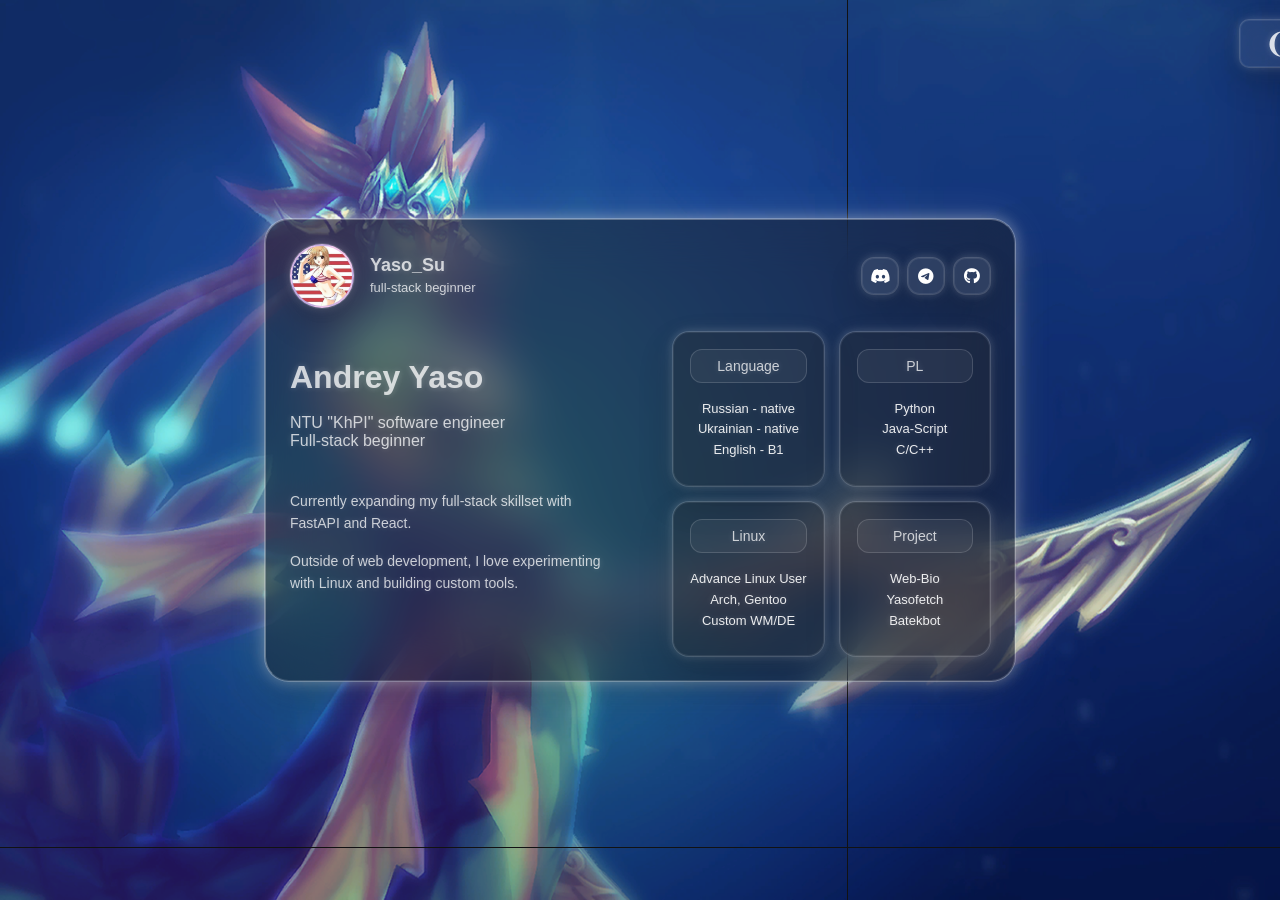
<file: index.html>
<!DOCTYPE html>
<html lang="ru">
<head>
    <meta charset="UTF-8">
    <meta name="viewport" content="width=device-width, initial-scale=1.0">
    <title>Yaso-Bio</title>
    <link rel="stylesheet" href="https://cdnjs.cloudflare.com/ajax/libs/font-awesome/6.4.0/css/all.min.css">
    <link rel="icon" href="img/logo.jpg" type="image/png">
    <link rel="stylesheet" href="style.css">
    <script src="script.js" defer></script> 
</head>

<body>
    <div class="bg"></div>
    <div class="bg-next"></div>

    <div>
        <button class="changewallpaper" onclick="changeWallpaper(event)">❨</button>
    </div>

    <div class="profile-wrapper" style="position: relative; width: 100%;">        
        <div class="main-panel">
            
            <header class="profile-header">
                <div class="profile-info">
                    <img src="img/logo.jpg" alt="" class="avatar">
                    <div class="user-details">
                        <h1 style="color: rgba(255, 255, 255, 0.75); text-shadow: 0 0 6px rgba(255, 255, 255, 0.2), 0 0 15px rgba(255, 255, 255, 0.08);">Yaso_Su</h1>
                        <span style="color: rgba(255, 255, 255, 0.75); text-shadow: 0 0 6px rgba(255, 255, 255, 0.2), 0 0 15px rgba(255, 255, 255, 0.08);">full-stack beginner</span>
                    </div>
                </div>
                <div class="social-buttons">
                    <a href="#" onclick="copyText(event)" class="social-btn">
                        <i class="fab fa-discord"></i>
                    </a>
                    <a href="https://t.me/SEPARATIST_2014" class="social-btn"><i class="fab fa-telegram-plane"></i></a>
                    <a href="https://github.com/Yaasosu" class="social-btn"><i class="fab fa-github"></i></a>
                </div>
            </header>

            <div class="content-wrapper"> 
                        
        <div class="about-section" style="margin-top: 15px; color: rgba(255, 255, 255, 0.75); text-shadow: 0 0 6px rgba(255, 255, 255, 0.2), 0 0 15px rgba(255, 255, 255, 0.08);">
            <h1>Andrey Yaso</h1><br>
            <span>NTU "KhPI" software engineer</span><br> 
            <span>Full-stack beginner</span>
            
            <div class="about-desc" style="margin-top: 40px; font-size: 14px; color: rgba(255, 255, 255, 0.75); line-height: 1.6; max-width: 330px;">
                
                <p style="margin-bottom: 15px;">Currently expanding my full-stack skillset with FastAPI and React.</p>
                
                <p>Outside of web development, I love experimenting with Linux and building custom tools.</p>
            </div>
        </div>

                <div class="grid-container" style="color: rgba(255, 255, 255, 0.75);">
                    <div class="inner-card">
                        <div class="card-title">Language</div>
                        <div class="card-content">
                            <p>Russian - native<br>Ukrainian - native<br>English - B1</p>
                        </div>
                    </div>
                    <div class="inner-card">
                        <div class="card-title">PL</div>
                        <div class="card-content">
                            <p>Python<br>Java-Script<br>C/C++</p>
                        </div>
                    </div>
                    <div class="inner-card">
                        <div class="card-title">Linux</div>
                        <div class="card-content">
                            <p>Advance Linux User<br><a title="BTW" style="text-decoration: none;">Arch</a>, Gentoo<br>Custom WM/DE</p>                        
                        </div>
                    </div>
                    <div class="inner-card">
                        <div class="card-title">Project</div>
                        <div class="card-content">
                            <p>Web-Bio<br>Yasofetch<br>Batekbot</p>
                        </div>
                    </div>
                </div>

            </div> 
        </div> 

        <div id="copyToast"><i class="fas fa-check-circle"></i> Copied!</div>

    </div> 
</body>
</html>
</file>
<file: style.css>
/* Базовые настройки */
        * {
            margin: 0;
            padding: 0;
            box-sizing: border-box;
            font-family: -apple-system, BlinkMacSystemFont, "Segoe UI", Roboto, Helvetica, Arial, sans-serif;
        }
            
.changewallpaper {
    position: fixed;
    top: 20px;
    right: -30px;

    width: 30%;
    max-width: 70px;
    padding: 6px;
    border-radius: 9px;

    background: rgba(255, 255, 255, 0.08);

    backdrop-filter: blur(25px);
    -webkit-backdrop-filter: blur(25px);

    border: 1px solid rgba(255, 255, 255, 0.08);

    box-shadow:
        0 15px 35px rgba(0, 0, 0, 0.2),
        0 0 0 1px rgba(255, 255, 255, 0.15),
        0 0 10px rgba(255, 255, 255, 0.2),
        0 0 25px rgba(255, 255, 255, 0.08);

    color: rgba(255, 255, 255, 0.82);

    text-shadow:
        0 0 6px rgba(255, 255, 255, 0.2),
        0 0 15px rgba(255, 255, 255, 0.08);

    cursor: pointer;
    overflow: hidden;

    transition:
        right 0.4s cubic-bezier(0.33, 1, 0.68, 1),
        background 0.2s ease,
        transform 0.2s ease,
        box-shadow 0.2s ease;
    font-size: 28px;
}

.content-wrapper {
    display: flex;
    gap: 32px;
    align-items: center;
    justify-content: space-between;
}

.changewallpaper:hover {
    right: 15px;

    background: rgba(255, 255, 255, 0.12);

    border: 1px solid rgba(255, 255, 255, 0.15);

    box-shadow:
        0 15px 35px rgba(0, 0, 0, 0.2),
        0 0 0 1px rgba(255, 255, 255, 0.15),
        0 0 12px rgba(255, 255, 255, 0.28),
        0 0 30px rgba(255, 255, 255, 0.12);
}

.changewallpaper:active {
    transform: scale(0.97);
}

.changewallpaper::after {
    content: "";
    position: absolute;
    inset: -40%;
    background: radial-gradient(
        circle,
        rgba(120, 220, 255, 0.28),
        rgba(170, 120, 255, 0.12) 35%,
        transparent 65%
    );
    opacity: 0;
    transform: scale(0.6);
    pointer-events: none;
    transition: opacity 0.25s ease, transform 0.25s ease;
}

.changewallpaper:hover::after {
    opacity: 1;
    transform: scale(1);
}
body {
    min-height: 100vh;
    display: flex;
    justify-content: center;
    align-items: center;
    color: #ffffff;
    
    background-color: #121212; 
}

.bg, .bg-next {
    position: fixed;
    top: 0;
    left: 0;
    width: 100vw;
    height: 100vh;
    z-index: -1; 
    
    background-position: center;
    background-size: cover;
    background-repeat: no-repeat;
}

.bg-next {
    clip-path: circle(0% at 50% 50%);
    -webkit-clip-path: circle(0% at 50% 50%);
}

        /* Главная стеклянная панель */
.main-panel {
    background: rgba(30, 30, 30, 0.45);
    backdrop-filter: blur(25px);
    -webkit-backdrop-filter: blur(25px);
    border: 1px solid rgba(255, 255, 255, 0.15);
    border-top: 1px solid rgba(255, 255, 255, 0.3);
    border-left: 1px solid rgba(255, 255, 255, 0.3);
    border-radius: 24px;
    padding: 24px;
    width: 90%;
    max-width: 750px;
    margin: 0 auto; /* <-- ДОБАВЬТЕ ЭТУ СТРОКУ */
    box-shadow: 0 15px 35px rgba(0, 0, 0, 0.2),
        0 0 0 1px rgba(255, 255, 255, 0.3),
        0 0 15px rgba(255, 255, 255, 0.4),
        0 0 40px rgba(255, 255, 255, 0.15);
}

        /* Шапка профиля */
        .profile-header {
            display: flex;
            justify-content: space-between;
            align-items: center;
            margin-bottom: 24px;
        }

        .profile-info {
            display: flex;
            align-items: center;
            gap: 16px;
        }

        .avatar {
            width: 64px;
            height: 64px;
            border-radius: 50%;
            object-fit: cover;
            border: 2px solid rgba(255, 255, 255, 0.2);
            box-shadow: 0 15px 35px rgba(0, 0, 0, 0.2),
            0 0 0 1px rgba(255, 255, 255, 0.15),
            0 0 10px rgba(255, 255, 255, 0.2),
            0 0 25px rgba(255, 255, 255, 0.08);
            /* Временный фон для аватара */
            background: linear-gradient(45deg, #a18cd1, #fbc2eb); 
        }

        .user-details h1 {
            font-size: 18px;
            font-weight: 600;
            margin-bottom: 2px;
        }

        .user-details span {
            font-size: 13px;
            color: rgba(255, 255, 255, 0.7);
            
        }

        /* Кнопки соцсетей в шапке */
        .social-buttons {
            display: flex;
            gap: 10px;
        }

        .social-btn {
            display: flex;
            justify-content: center;
            align-items: center;
            width: 36px;
            height: 36px;
            border-radius: 12px;
            background: rgba(255, 255, 255, 0.1);
            color: #fff;
            text-decoration: none;
            border: 1px solid rgba(255, 255, 255, 0.08);
            box-shadow: 0 15px 35px rgba(0, 0, 0, 0.2),
                0 0 0 1px rgba(255, 255, 255, 0.15),
                0 0 10px rgba(255, 255, 255, 0.2),
                0 0 25px rgba(255, 255, 255, 0.08);
            transition: all 0.2s ease;
            
        }

        .social-btn:hover {
            background: rgba(255, 255, 255, 0.2);
            transform: translateY(-2px);
        }

        /* Сетка карточек (2x2 как на скриншоте) */
        .grid-container {
            display: grid;
            grid-template-columns: 1fr 1fr;
            gap: 16px;
        }

        /* Внутренние стеклянные карточки */
        .inner-card {
            background: rgba(40, 40, 40, 0.3);
            border: 1px solid rgba(255, 255, 255, 0.08);
            box-shadow: 0 15px 35px rgba(0, 0, 0, 0.2),
                0 0 0 1px rgba(255, 255, 255, 0.15),
                0 0 10px rgba(255, 255, 255, 0.2),
                0 0 25px rgba(255, 255, 255, 0.08);   /* 4. Еле заметный дальний шлейф */
            border-radius: 16px;
            padding: 16px;
            display: flex;
            flex-direction: column;
            gap: 16px;
            min-height: 120px; /* Чтобы пустые карточки держали форму */
        }

        /* Рамочка для заголовка внутри карточки */
        .card-title {
            background: rgba(255, 255, 255, 0.05);
            border: 1px solid rgba(255, 255, 255, 0.15);
            border-radius: 12px;
            padding: 8px;
            text-align: center;
            font-size: 14px;
            font-weight: 500;
            text-shadow: 0 0 6px rgba(255, 255, 255, 0.2),
             0 0 15px rgba(255, 255, 255, 0.08);
        }

        /* Текст внутри карточек */
        .card-content {
            font-size: 13px;
            text-align: center;
            color: rgba(255, 255, 255, 0.9);
            text-shadow: 0 0 6px rgba(255, 255, 255, 0.2),
             0 0 15px rgba(255, 255, 255, 0.08);
            line-height: 1.6;
        }

        .card-content p {
            margin-bottom: 8px;
        }

        .card-content a {
            text-decoration: none;
        }

        .card-content a:hover {
            text-decoration: underline;
        }

.about-section {
    text-align: left;
    margin-bottom: 50px;
}

.about-desc {
    margin-top: 10px;
    margin-left: 0;
}

#copyToast {
    position: absolute; 
    z-index: -1; /* Ставим -1, чтобы при выезде плашка красиво выплывала ИЗ-ПОД основной карточки */
    left: 50%;
    /* translateZ(0) заставляет браузер включить блюр даже рядом с другими блюрами */
    transform: translateX(-50%) translateZ(0); 
    
    /* --- СКРЫТОЕ СОСТОЯНИЕ --- */
    bottom: 20px; /* Спрятано выше нижнего края карточки */
    opacity: 0;
    visibility: hidden;
    transition: opacity 0.4s ease, bottom 0.4s cubic-bezier(0.33, 1, 0.68, 1);
    
    /* --- ВНУТРЕННЕЕ ВЫРАВНИВАНИЕ --- */
    display: flex;
    justify-content: center;
    align-items: center;
    gap: 8px;
    min-width: 100px;
    padding: 10px 18px;
    
    border-radius: 9px;
    background: rgba(255, 255, 255, 0.08);
    backdrop-filter: blur(25px);
    -webkit-backdrop-filter: blur(25px);
    border: 1px solid rgba(255, 255, 255, 0.08);
    box-shadow:
        0 15px 35px rgba(0, 0, 0, 0.2),
        0 0 0 1px rgba(255, 255, 255, 0.15),
        0 0 10px rgba(255, 255, 255, 0.2),
        0 0 25px rgba(255, 255, 255, 0.08);
    color: rgba(255, 255, 255, 0.82);
    text-shadow:
        0 0 6px rgba(255, 255, 255, 0.2),
        0 0 15px rgba(255, 255, 255, 0.08);
        transition: opacity 0.4s ease, bottom 0.4s cubic-bezier(0.33, 1, 0.68, 1), visibility 0s linear 0.4s;
}

#copyToast.show {
    visibility: visible;
    opacity: 1;
    bottom: -70px; 
    transition: opacity 0.4s ease, bottom 0.4s cubic-bezier(0.33, 1, 0.68, 1), visibility 0s linear 0s;
}

@media (max-width: 650px) {
    .profile-header {
        flex-direction: column;
        gap: 16px;
        align-items: center; 
        text-align: center;
    }
    
    .changewallpaper {
        position: fixed;
        top: auto;
        bottom: 30px;
        right: 20px;
        width: 52px;
        height: 52px;
        max-width: none;
        border-radius: 50%;
        padding: 0;
        display: flex;
        justify-content: center;
        align-items: center;
        z-index: 9999;
        -webkit-tap-highlight-color: transparent; 
    }

    .changewallpaper:hover {
        right: 10px;
        transform: none;
        background: rgba(255, 255, 255, 0.08); 
        box-shadow: 0 15px 35px rgba(0, 0, 0, 0.2), 0 0 0 1px rgba(255, 255, 255, 0.15), 0 0 10px rgba(255, 255, 255, 0.2), 0 0 25px rgba(255, 255, 255, 0.08); 
    }

    .changewallpaper:active {
        transform: scale(0.92);
        background: rgba(255, 255, 255, 0.12); 
    }
}

/* 2. Брейкпоинт 580px: ИДЕАЛЬНЫЙ ВИД (всё по центру, сетка 2x2) */
@media (max-width: 580px) {
    .content-wrapper {
        flex-direction: column; /* Ставит текст НАД карточками */
        align-items: center;
    }
    
    .about-section {
        text-align: center;
        width: 100%;
        margin-bottom: 24px; 
    }

    .about-desc {
        margin-left: auto;
        margin-right: auto; 
    }

    .grid-container {
        display: grid;
        grid-template-columns: 1fr 1fr; /* Жёстко держим 2 колонки */
        width: 100%;
    }
    #copyToast.show {
        visibility: visible;
        opacity: 1;
        bottom: -10px; 
        z-index: 999;
        transition: opacity 0.4s ease, bottom 0.4s cubic-bezier(0.33, 1, 0.68, 1), visibility 0s linear 0s;
    }

}

/* 3. Брейкпоинт 500px: МОБИЛЬНЫЙ ВИД (1 колонка) */
@media (max-width: 500px) {
    body {
        padding: 10px;
    }

    .grid-container {
        grid-template-columns: 1fr; /* Схлопываем в 1 колонку */
        padding: 0 10px; 
    }

    #copyToast {
        z-index: 999;
        bottom: 580px;
        opacity: 0;
        visibility: hidden;
        transition: opacity 0.4s ease, bottom 0.4s cubic-bezier(0.33, 1, 0.68, 1), visibility 0s linear 0.4s;
    }

    #copyToast.show {
        z-index: 999;
        bottom: 340px; /* Взял из твоего кода */
        opacity: 1;
        visibility: visible;
        transition: opacity 0.4s ease, bottom 0.4s cubic-bezier(0.33, 1, 0.68, 1), visibility 0s linear 0s;
    }
}
</file>
